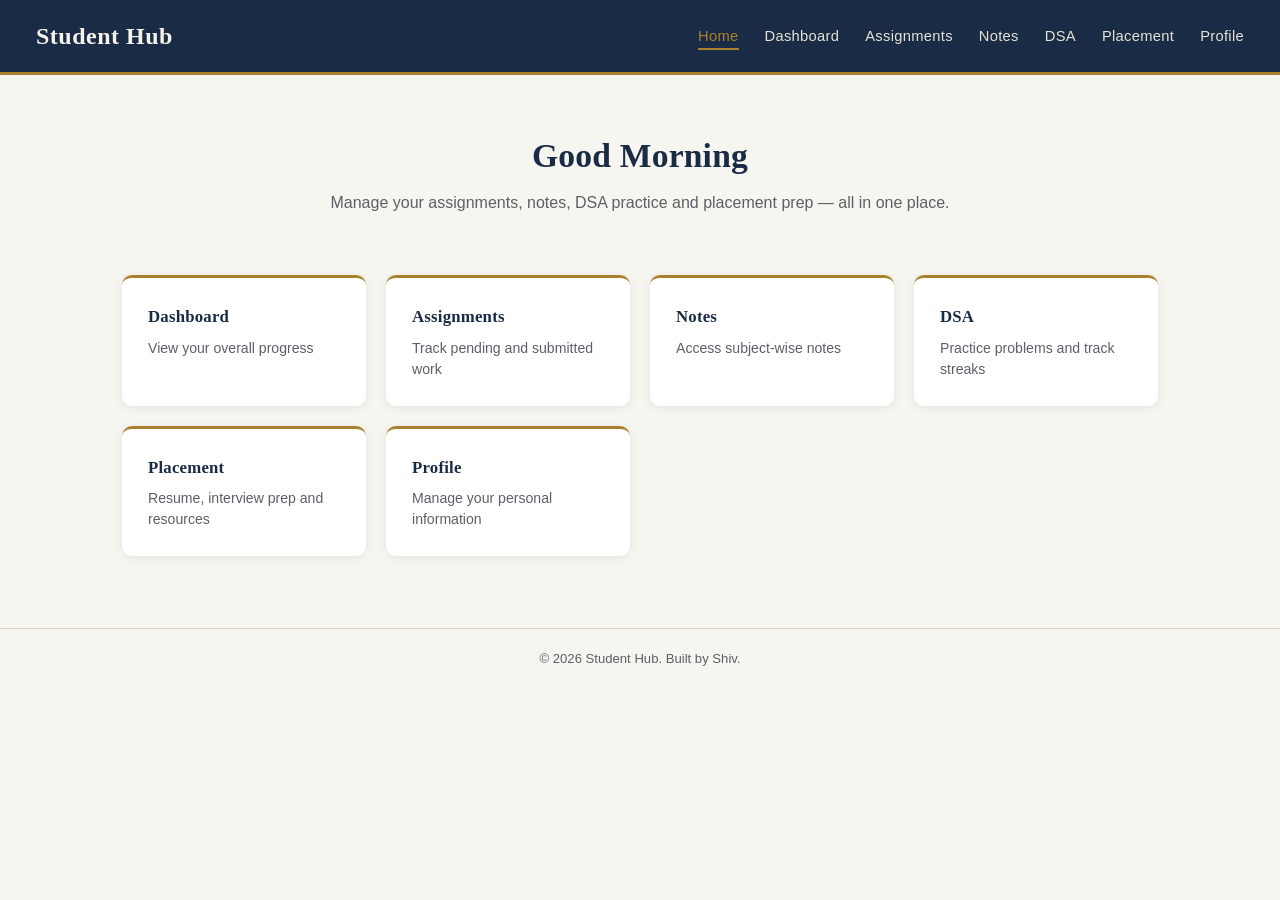
<file: index.html>
<!DOCTYPE html>
<html lang="en">
<head>
  <meta charset="UTF-8">
  <meta name="viewport" content="width=device-width, initial-scale=1.0">
  <title>Student Hub</title>
  <link rel="stylesheet" href="theme.css">
  <link rel="stylesheet" href="style.css">
  <link rel="stylesheet" href="responsive.css">
  <link rel="stylesheet" href="polish.css">
</head>
<body>

  <div id="navbarContainer"></div>

  <main>
    <section class="hero">
      <h2>Welcome Back</h2>
      <p>Manage your assignments, notes, DSA practice and placement prep — all in one place.</p>
    </section>

    <section class="cards">
      <a href="dashboard.html" class="card">
        <h3>Dashboard</h3>
        <p>View your overall progress</p>
      </a>
      <a href="assignment.html" class="card">
        <h3>Assignments</h3>
        <p>Track pending and submitted work</p>
      </a>
      <a href="notes.html" class="card">
        <h3>Notes</h3>
        <p>Access subject-wise notes</p>
      </a>
      <a href="dsa.html" class="card">
        <h3>DSA</h3>
        <p>Practice problems and track streaks</p>
      </a>
      <a href="placement.html" class="card">
        <h3>Placement</h3>
        <p>Resume, interview prep and resources</p>
      </a>
      <a href="profile.html" class="card">
        <h3>Profile</h3>
        <p>Manage your personal information</p>
      </a>
    </section>
  </main>

  <div id="footerContainer"></div>

  <script src="navbar.js"></script>
  <script src="footer.js"></script>
  <script src="script.js"></script>
</body>
</html>
</file>
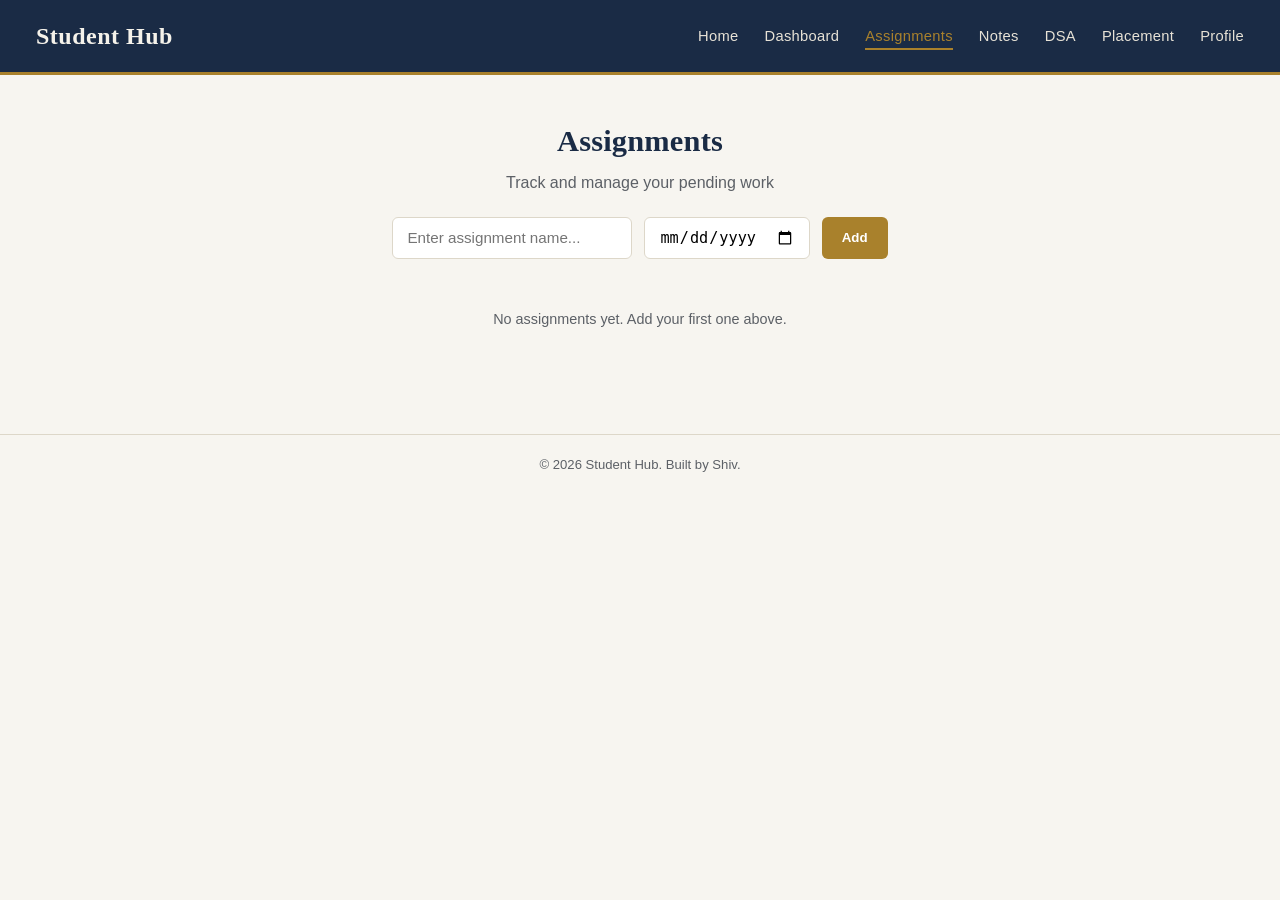
<file: assignment.html>
<!DOCTYPE html>
<html lang="en">
<head>
  <meta charset="UTF-8">
  <meta name="viewport" content="width=device-width, initial-scale=1.0">
  <title>Assignments | Student Hub</title>
  <link rel="stylesheet" href="theme.css">
  <link rel="stylesheet" href="assignment.css">
  <link rel="stylesheet" href="responsive.css">
  <link rel="stylesheet" href="polish.css">
</head>
<body>

  <div id="navbarContainer"></div>

  <main>
    <section class="assignment-header">
      <h2>Assignments</h2>
      <p>Track and manage your pending work</p>
    </section>

    <section class="add-form">
      <input type="text" id="assignmentInput" placeholder="Enter assignment name...">
      <input type="date" id="dueDateInput">
      <button id="addBtn">Add</button>
    </section>

    <section class="assignment-list" id="assignmentList"></section>
  </main>

  <div id="footerContainer"></div>

  <script src="navbar.js"></script>
  <script src="footer.js"></script>
  <script src="assignment.js"></script>
</body>
</html>
</file>
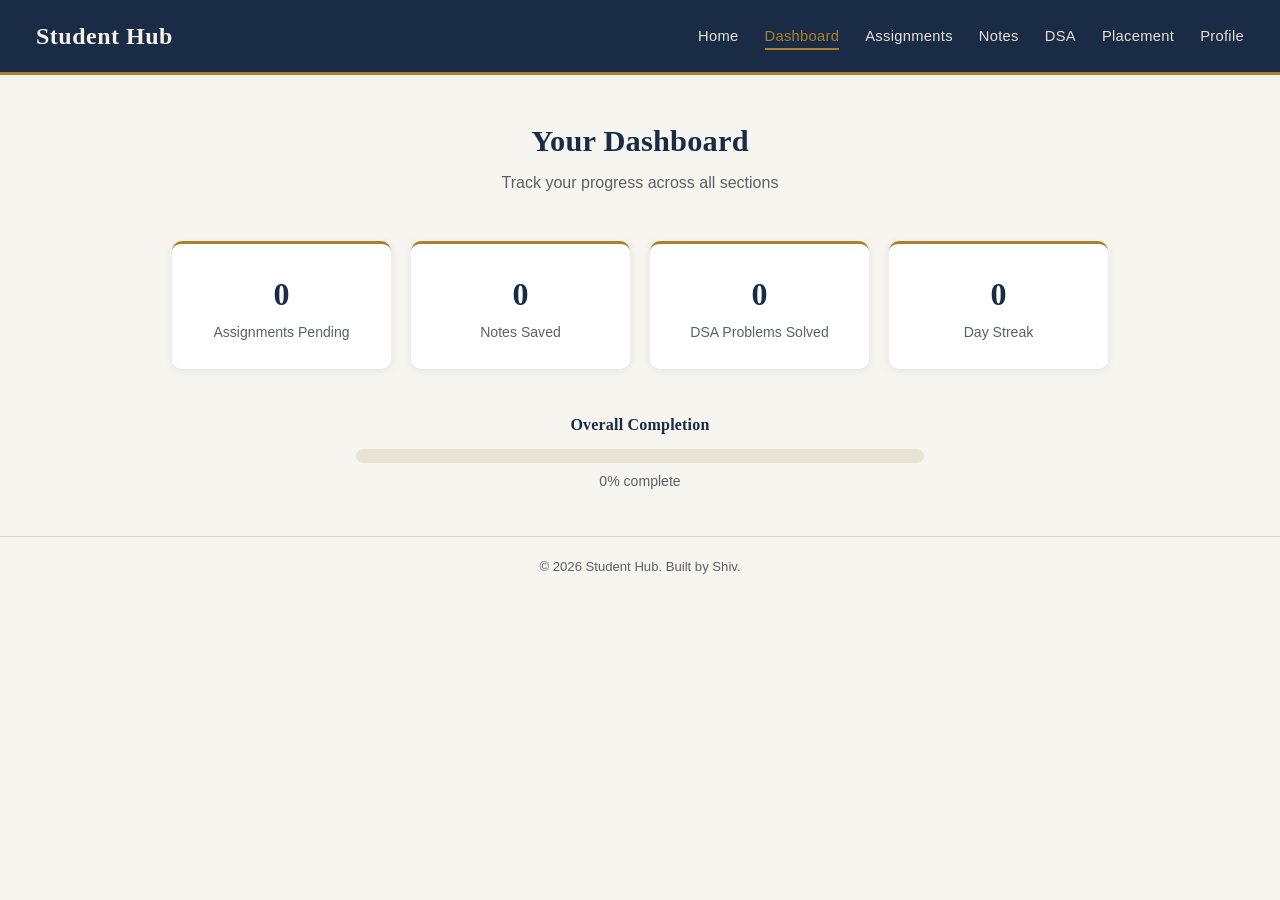
<file: dashboard.html>
<!DOCTYPE html>
<html lang="en">
<head>
  <meta charset="UTF-8">
  <meta name="viewport" content="width=device-width, initial-scale=1.0">
  <title>Dashboard | Student Hub</title>
  <link rel="stylesheet" href="theme.css">
  <link rel="stylesheet" href="dashboard.css">
  <link rel="stylesheet" href="responsive.css">
  <link rel="stylesheet" href="polish.css">
</head>
<body>

  <div id="navbarContainer"></div>

  <main>
    <section class="dashboard-header">
      <h2>Your Dashboard</h2>
      <p>Track your progress across all sections</p>
    </section>

    <section class="stats">
      <div class="stat-card">
        <h3 id="assignmentCount">0</h3>
        <p>Assignments Pending</p>
      </div>
      <div class="stat-card">
        <h3 id="notesCount">0</h3>
        <p>Notes Saved</p>
      </div>
      <div class="stat-card">
        <h3 id="dsaCount">0</h3>
        <p>DSA Problems Solved</p>
      </div>
      <div class="stat-card">
        <h3 id="streakCount">0</h3>
        <p>Day Streak</p>
      </div>
    </section>

    <section class="progress-section">
      <h3>Overall Completion</h3>
      <div class="progress-bar">
        <div class="progress-fill" id="progressFill"></div>
      </div>
      <p id="progressText">0% complete</p>
    </section>
  </main>

  <div id="footerContainer"></div>

  <script src="navbar.js"></script>
  <script src="footer.js"></script>
  <script src="dashboard.js"></script>
</body>
</html>
</file>
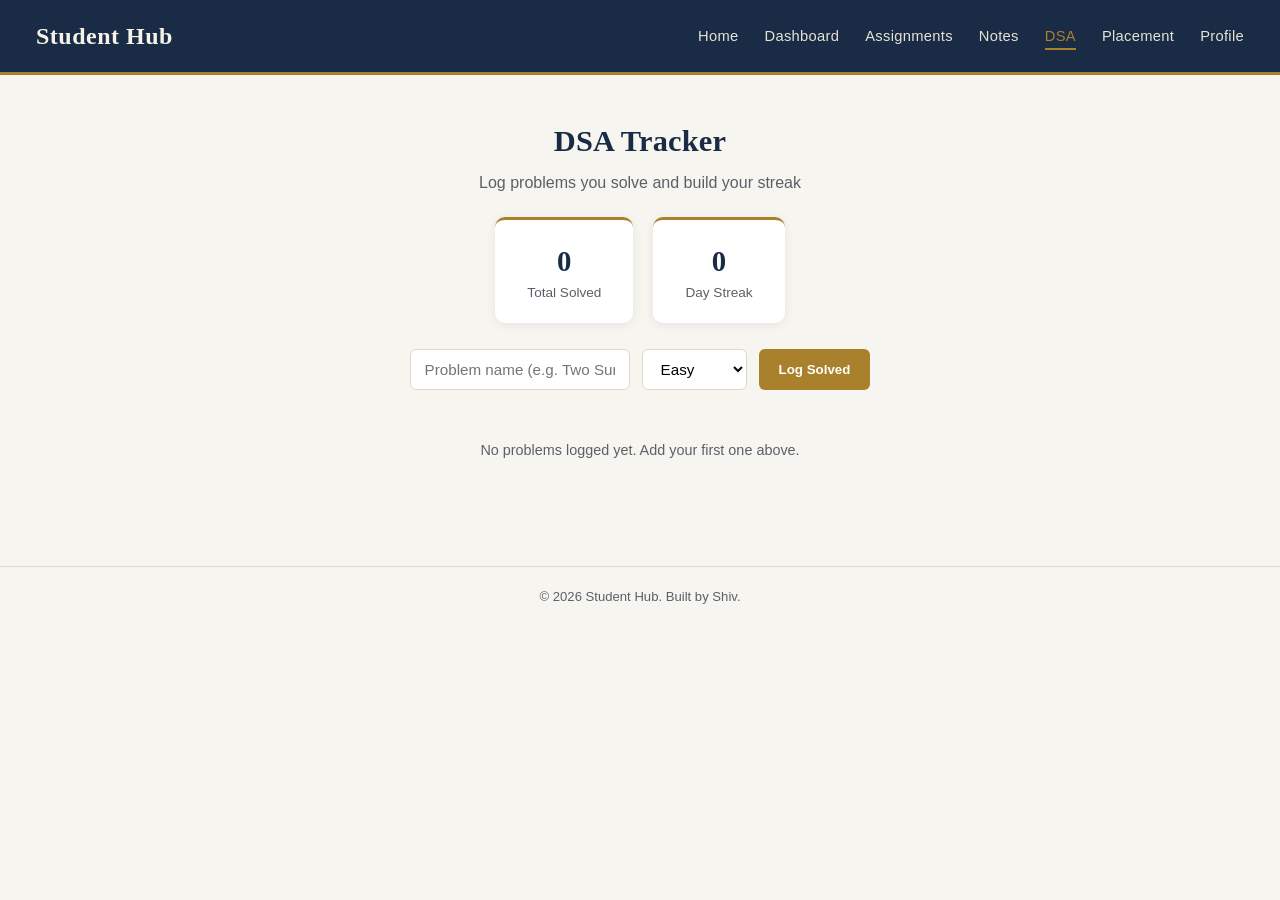
<file: dsa.html>
<!DOCTYPE html>
<html lang="en">
<head>
  <meta charset="UTF-8">
  <meta name="viewport" content="width=device-width, initial-scale=1.0">
  <title>DSA | Student Hub</title>
  <link rel="stylesheet" href="theme.css">
  <link rel="stylesheet" href="dsa.css">
  <link rel="stylesheet" href="responsive.css">
  <link rel="stylesheet" href="polish.css">
</head>
<body>

  <div id="navbarContainer"></div>

  <main>
    <section class="dsa-header">
      <h2>DSA Tracker</h2>
      <p>Log problems you solve and build your streak</p>
    </section>

    <section class="streak-summary">
      <div class="streak-card">
        <h3 id="totalSolved">0</h3>
        <p>Total Solved</p>
      </div>
      <div class="streak-card">
        <h3 id="currentStreak">0</h3>
        <p>Day Streak</p>
      </div>
    </section>

    <section class="add-form">
      <input type="text" id="problemInput" placeholder="Problem name (e.g. Two Sum)...">
      <select id="difficultyInput">
        <option value="Easy">Easy</option>
        <option value="Medium">Medium</option>
        <option value="Hard">Hard</option>
      </select>
      <button id="addBtn">Log Solved</button>
    </section>

    <section class="dsa-list" id="dsaList"></section>
  </main>

  <div id="footerContainer"></div>

  <script src="navbar.js"></script>
  <script src="footer.js"></script>
  <script src="dsa.js"></script>
</body>
</html>
</file>
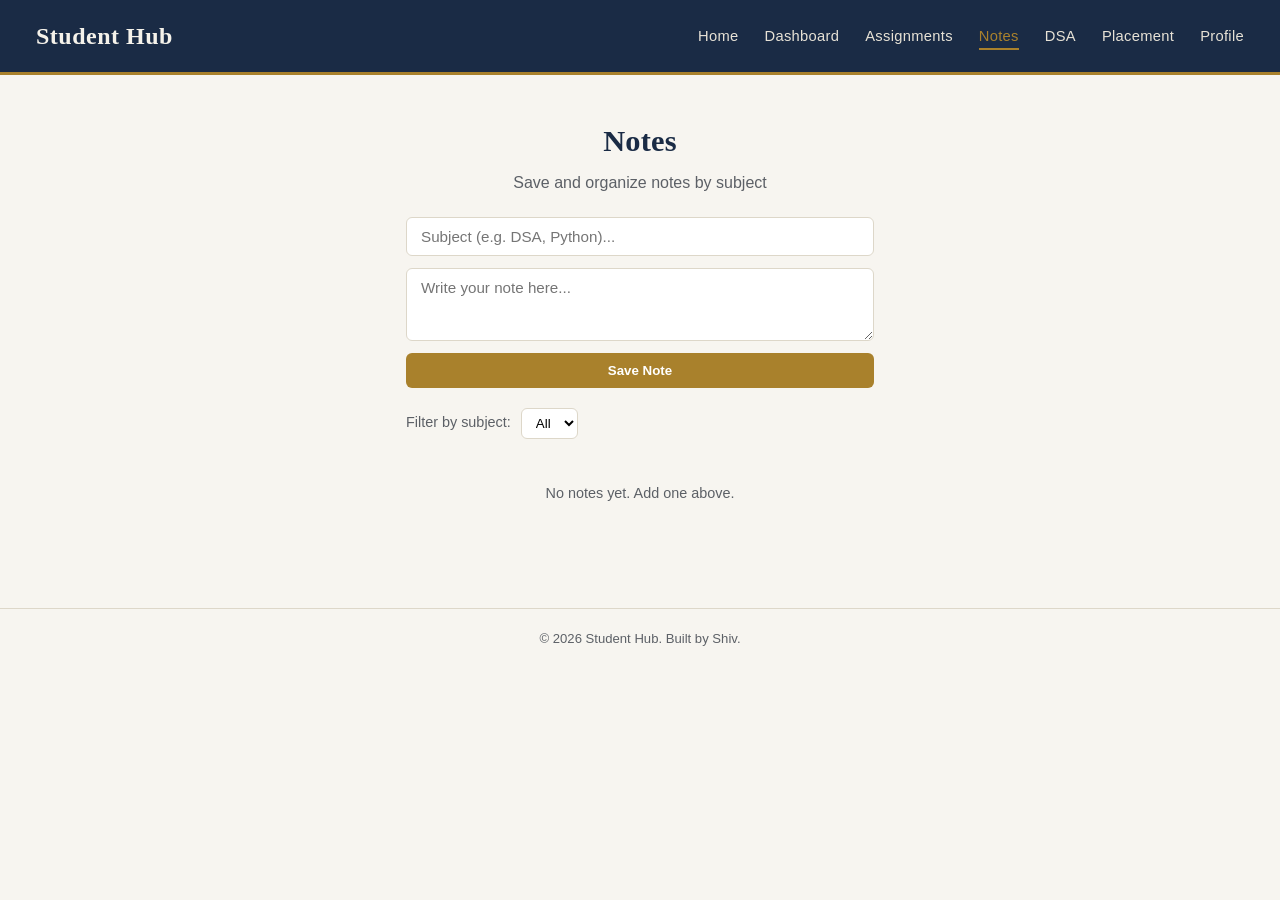
<file: notes.html>
<!DOCTYPE html>
<html lang="en">
<head>
  <meta charset="UTF-8">
  <meta name="viewport" content="width=device-width, initial-scale=1.0">
  <title>Notes | Student Hub</title>
  <link rel="stylesheet" href="theme.css">
  <link rel="stylesheet" href="notes.css">
  <link rel="stylesheet" href="responsive.css">
  <link rel="stylesheet" href="polish.css">
</head>
<body>

  <div id="navbarContainer"></div>

  <main>
    <section class="notes-header">
      <h2>Notes</h2>
      <p>Save and organize notes by subject</p>
    </section>

    <section class="add-form">
      <input type="text" id="subjectInput" placeholder="Subject (e.g. DSA, Python)...">
      <textarea id="noteInput" placeholder="Write your note here..." rows="3"></textarea>
      <button id="addBtn">Save Note</button>
    </section>

    <section class="filter-bar">
      <label for="subjectFilter">Filter by subject:</label>
      <select id="subjectFilter">
        <option value="all">All</option>
      </select>
    </section>

    <section class="notes-list" id="notesList"></section>
  </main>

  <div id="footerContainer"></div>

  <script src="navbar.js"></script>
  <script src="footer.js"></script>
  <script src="notes.js"></script>
</body>
</html>
</file>
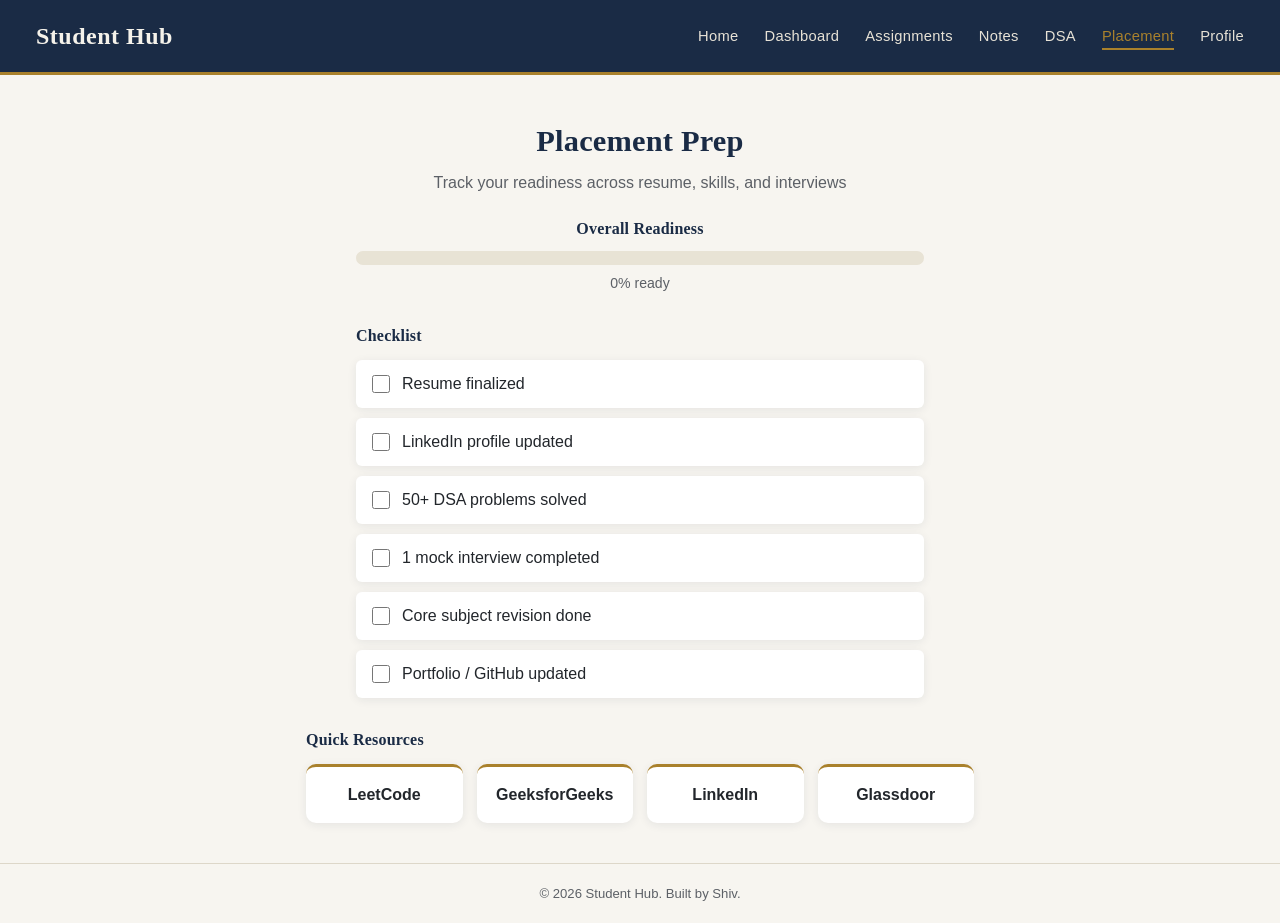
<file: placement.html>
<!DOCTYPE html>
<html lang="en">
<head>
  <meta charset="UTF-8">
  <meta name="viewport" content="width=device-width, initial-scale=1.0">
  <title>Placement | Student Hub</title>
  <link rel="stylesheet" href="theme.css">
  <link rel="stylesheet" href="placement.css">
  <link rel="stylesheet" href="responsive.css">
  <link rel="stylesheet" href="polish.css">
</head>
<body>

  <div id="navbarContainer"></div>

  <main>
    <section class="placement-header">
      <h2>Placement Prep</h2>
      <p>Track your readiness across resume, skills, and interviews</p>
    </section>

    <section class="progress-section">
      <h3>Overall Readiness</h3>
      <div class="progress-bar">
        <div class="progress-fill" id="progressFill"></div>
      </div>
      <p id="progressText">0% ready</p>
    </section>

    <section class="checklist-section">
      <h3>Checklist</h3>
      <div class="checklist" id="checklist"></div>
    </section>

    <section class="resources-section">
      <h3>Quick Resources</h3>
      <div class="resources">
        <a href="https://leetcode.com" target="_blank" class="resource-card">LeetCode</a>
        <a href="https://www.geeksforgeeks.org" target="_blank" class="resource-card">GeeksforGeeks</a>
        <a href="https://www.linkedin.com" target="_blank" class="resource-card">LinkedIn</a>
        <a href="https://www.glassdoor.com" target="_blank" class="resource-card">Glassdoor</a>
      </div>
    </section>
  </main>

  <div id="footerContainer"></div>

  <script src="navbar.js"></script>
  <script src="footer.js"></script>
  <script src="placement.js"></script>
</body>
</html>
</file>
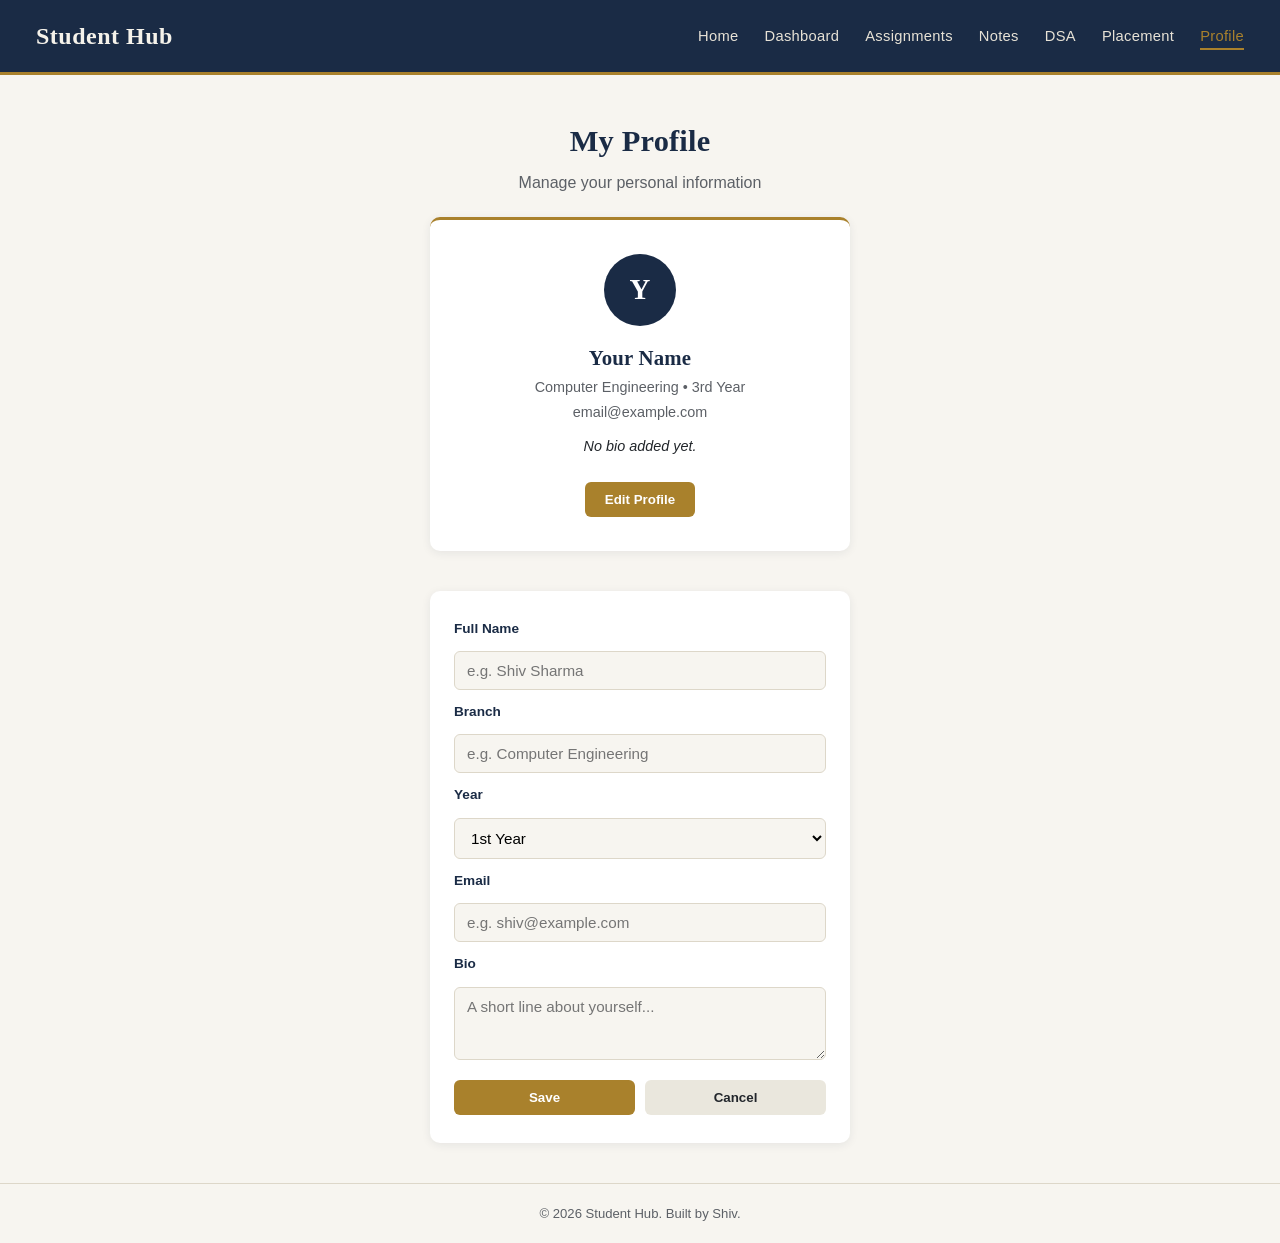
<file: profile.html>
<!DOCTYPE html>
<html lang="en">
<head>
  <meta charset="UTF-8">
  <meta name="viewport" content="width=device-width, initial-scale=1.0">
  <title>Profile | Student Hub</title>
  <link rel="stylesheet" href="theme.css">
  <link rel="stylesheet" href="profile.css">
  <link rel="stylesheet" href="responsive.css">
  <link rel="stylesheet" href="polish.css">
</head>
<body>

  <div id="navbarContainer"></div>

  <main>
    <section class="profile-header">
      <h2>My Profile</h2>
      <p>Manage your personal information</p>
    </section>

    <section class="profile-card" id="profileView">
      <div class="avatar" id="avatarInitial">S</div>
      <h3 id="viewName">Your Name</h3>
      <p id="viewBranch">Branch • Year</p>
      <p id="viewEmail">email@example.com</p>
      <p class="bio" id="viewBio">No bio added yet.</p>
      <button id="editBtn">Edit Profile</button>
    </section>

    <section class="profile-form" id="profileForm" hidden>
      <label for="nameInput">Full Name</label>
      <input type="text" id="nameInput" placeholder="e.g. Shiv Sharma">

      <label for="branchInput">Branch</label>
      <input type="text" id="branchInput" placeholder="e.g. Computer Engineering">

      <label for="yearInput">Year</label>
      <select id="yearInput">
        <option value="1st Year">1st Year</option>
        <option value="2nd Year">2nd Year</option>
        <option value="3rd Year">3rd Year</option>
        <option value="4th Year">4th Year</option>
      </select>

      <label for="emailInput">Email</label>
      <input type="email" id="emailInput" placeholder="e.g. shiv@example.com">

      <label for="bioInput">Bio</label>
      <textarea id="bioInput" rows="3" placeholder="A short line about yourself..."></textarea>

      <div class="form-actions">
        <button id="saveBtn">Save</button>
        <button id="cancelBtn" type="button">Cancel</button>
      </div>
    </section>
  </main>

  <div id="footerContainer"></div>

  <script src="navbar.js"></script>
  <script src="footer.js"></script>
  <script src="profile.js"></script>
</body>
</html>
</file>
<file: theme.css>
:root {
  --color-primary: #1a2b45;
  --color-primary-light: #2c3e5e;
  --color-accent: #a9812c;
  --color-accent-hover: #8c6a22;
  --color-bg: #f7f5f0;
  --color-card: #ffffff;
  --color-text: #22262b;
  --color-text-muted: #5c6066;
  --color-border: #ddd7c9;
  --color-success: #3f6b3f;
  --color-success-bg: #eef3ea;
  --color-warning: #8a6a1f;
  --color-warning-bg: #faf3e2;
  --color-danger: #8c3a35;
  --color-danger-bg: #f7e9e8;
  --font-heading: Georgia, 'Times New Roman', serif;
  --font-body: 'Segoe UI', Arial, Helvetica, sans-serif;
  --radius: 6px;
  --radius-lg: 10px;
  --shadow: 0 2px 10px rgba(26, 43, 69, 0.08);
  --shadow-hover: 0 6px 18px rgba(26, 43, 69, 0.12);
}

* { margin: 0; padding: 0; box-sizing: border-box; }

body {
  font-family: var(--font-body);
  background-color: var(--color-bg);
  color: var(--color-text);
  line-height: 1.5;
}

h1, h2, h3 { font-family: var(--font-heading); font-weight: 700; letter-spacing: 0.2px; }
a { color: inherit; }

.navbar {
  display: flex;
  justify-content: space-between;
  align-items: center;
  background-color: var(--color-primary);
  padding: 18px 36px;
  color: #f5f2ea;
  border-bottom: 3px solid var(--color-accent);
}

.logo { font-family: var(--font-heading); font-size: 1.5rem; letter-spacing: 0.5px; }

.nav-links { list-style: none; display: flex; gap: 26px; flex-wrap: wrap; }

.nav-links a {
  color: #e7e2d6;
  text-decoration: none;
  font-weight: 500;
  font-size: 0.92rem;
  letter-spacing: 0.3px;
  transition: color 0.2s;
  position: relative;
}

.nav-links a:hover { color: var(--color-accent); }
.nav-links a.active { color: var(--color-accent); }
.nav-links a.active::after {
  content: "";
  position: absolute;
  bottom: -6px;
  left: 0;
  width: 100%;
  height: 2px;
  background: var(--color-accent);
}

footer {
  text-align: center;
  padding: 20px;
  color: var(--color-text-muted);
  font-size: 0.82rem;
  border-top: 1px solid var(--color-border);
  margin-top: 40px;
}

button {
  font-family: var(--font-body);
  cursor: pointer;
  transition: transform 0.15s ease, background 0.2s ease, box-shadow 0.2s ease;
}
button:active { transform: scale(0.97); }

input:focus, select:focus, textarea:focus, button:focus-visible {
  outline: 2px solid var(--color-accent);
  outline-offset: 2px;
}

::-webkit-scrollbar { width: 8px; }
::-webkit-scrollbar-track { background: #eee9dd; }
::-webkit-scrollbar-thumb { background: #b8ae95; border-radius: 4px; }
::-webkit-scrollbar-thumb:hover { background: #9c9278; }

body { animation: fadeIn 0.35s ease-in; }
@keyframes fadeIn { from { opacity: 0; } to { opacity: 1; } }
</file>
<file: style.css>
.hero {
  text-align: center;
  padding: 56px 16px 28px;
}
.hero h2 { font-size: 2.1rem; margin-bottom: 10px; color: var(--color-primary); }
.hero p { color: var(--color-text-muted); }

.cards {
  display: grid;
  grid-template-columns: repeat(auto-fit, minmax(220px, 1fr));
  gap: 20px;
  padding: 32px;
  max-width: 1100px;
  margin: 0 auto;
}
.card {
  background: var(--color-card);
  border-radius: var(--radius-lg);
  padding: 26px;
  text-decoration: none;
  color: var(--color-text);
  box-shadow: var(--shadow);
  border-top: 3px solid var(--color-accent);
}
.card h3 { margin-bottom: 8px; font-size: 1.05rem; color: var(--color-primary); }
.card p { font-size: 0.88rem; color: var(--color-text-muted); }
</file>
<file: responsive.css>
@media (max-width: 768px) {
  .navbar { flex-direction: column; gap: 12px; padding: 16px; }
  .nav-links { flex-wrap: wrap; justify-content: center; gap: 14px; font-size: 0.85rem; }
  .hero h2 { font-size: 1.5rem; }
  .cards, .resources, .stats {
    grid-template-columns: repeat(auto-fit, minmax(160px, 1fr));
    padding: 20px;
  }
  .streak-summary { flex-wrap: wrap; }
  .add-form { flex-direction: column; align-items: stretch; }
  .add-form input, .add-form select, .add-form textarea { width: 100%; }
}

@media (max-width: 480px) {
  .logo { font-size: 1.2rem; }
  .nav-links { gap: 10px; font-size: 0.78rem; }
  .dashboard-header h2, .assignment-header h2, .notes-header h2,
  .dsa-header h2, .placement-header h2, .profile-header h2 { font-size: 1.4rem; }
  .stat-card, .streak-card { padding: 14px; }
  .stat-card h3, .streak-card h3 { font-size: 1.4rem; }
  .assignment-item, .dsa-item, .note-card {
    flex-direction: column; align-items: flex-start; gap: 8px;
  }
  .profile-card, .profile-form { max-width: 90%; padding: 20px 16px; }
  .form-actions { flex-direction: column; }
}
</file>
<file: polish.css>
.card, .stat-card, .streak-card, .assignment-item,
.dsa-item, .note-card, .resource-card, .checklist-item {
  transition: transform 0.2s ease, box-shadow 0.2s ease;
}
.card:hover, .resource-card:hover {
  transform: translateY(-4px);
  box-shadow: var(--shadow-hover);
}
.dsa-item:hover { transform: translateX(4px); }
</file>
<file: assignment.css>
.assignment-header { text-align: center; padding: 44px 16px 22px; }
.assignment-header h2 { font-size: 1.9rem; color: var(--color-primary); margin-bottom: 6px; }
.assignment-header p { color: var(--color-text-muted); }

.add-form {
  display: flex; flex-wrap: wrap; gap: 12px;
  justify-content: center; padding: 0 16px 26px;
}
.add-form input {
  padding: 10px 14px; border: 1px solid var(--color-border);
  border-radius: var(--radius); font-size: 0.95rem; background: var(--color-card);
}
.add-form input[type="text"] { width: 240px; }
.add-form button {
  background-color: var(--color-accent); color: #fff; border: none;
  padding: 10px 20px; border-radius: var(--radius); font-weight: 600;
}
.add-form button:hover { background-color: var(--color-accent-hover); }

.assignment-list {
  max-width: 700px; margin: 0 auto; padding: 0 16px 40px;
  display: flex; flex-direction: column; gap: 12px;
}
.assignment-item {
  background: var(--color-card); padding: 16px 20px; border-radius: var(--radius);
  border-left: 4px solid var(--color-accent); box-shadow: var(--shadow);
  display: flex; justify-content: space-between; align-items: center;
}
.assignment-item.completed { border-left-color: var(--color-success); }
.assignment-item.completed .assignment-name { text-decoration: line-through; color: var(--color-text-muted); }
.assignment-info { display: flex; flex-direction: column; }
.assignment-name { font-weight: 600; }
.assignment-due { font-size: 0.85rem; color: var(--color-text-muted); }
.assignment-actions button { border: none; background: none; font-size: 1.1rem; margin-left: 10px; }
.empty-state { text-align: center; color: var(--color-text-muted); padding: 24px; font-size: 0.9rem; }
</file>
<file: dashboard.css>
.dashboard-header { text-align: center; padding: 44px 16px 22px; }
.dashboard-header h2 { font-size: 1.9rem; color: var(--color-primary); margin-bottom: 6px; }
.dashboard-header p { color: var(--color-text-muted); }

.stats {
  display: grid;
  grid-template-columns: repeat(auto-fit, minmax(180px, 1fr));
  gap: 20px;
  padding: 24px 32px;
  max-width: 1000px;
  margin: 0 auto;
}
.stat-card {
  background: var(--color-card);
  border-radius: var(--radius-lg);
  padding: 26px;
  text-align: center;
  box-shadow: var(--shadow);
  border-top: 3px solid var(--color-accent);
}
.stat-card h3 { font-size: 2rem; color: var(--color-primary); margin-bottom: 4px; }
.stat-card p { color: var(--color-text-muted); font-size: 0.88rem; }

.progress-section { max-width: 600px; margin: 20px auto 44px; padding: 0 16px; text-align: center; }
.progress-section h3 { margin-bottom: 12px; font-size: 1rem; color: var(--color-primary); }
.progress-bar {
  width: 100%; height: 14px; background: #e8e3d5;
  border-radius: 8px; overflow: hidden; margin: 10px 0 8px;
}
.progress-fill { height: 100%; background: var(--color-accent); width: 0%; transition: width 0.6s ease; }
#progressText { color: var(--color-text-muted); font-size: 0.88rem; }
</file>
<file: dsa.css>
.dsa-header { text-align: center; padding: 44px 16px 22px; }
.dsa-header h2 { font-size: 1.9rem; color: var(--color-primary); margin-bottom: 6px; }
.dsa-header p { color: var(--color-text-muted); }

.streak-summary { display: flex; justify-content: center; gap: 20px; padding: 0 16px 26px; }
.streak-card {
  background: var(--color-card); border-radius: var(--radius-lg); padding: 20px 32px;
  text-align: center; box-shadow: var(--shadow); border-top: 3px solid var(--color-accent);
}
.streak-card h3 { font-size: 1.8rem; color: var(--color-primary); }
.streak-card p { font-size: 0.85rem; color: var(--color-text-muted); }

.add-form { display: flex; flex-wrap: wrap; gap: 12px; justify-content: center; padding: 0 16px 26px; }
.add-form input, .add-form select {
  padding: 10px 14px; border: 1px solid var(--color-border);
  border-radius: var(--radius); font-size: 0.95rem; background: var(--color-card);
}
.add-form button {
  background-color: var(--color-accent); color: #fff; border: none;
  padding: 10px 20px; border-radius: var(--radius); font-weight: 600;
}
.add-form button:hover { background-color: var(--color-accent-hover); }

.dsa-list { max-width: 700px; margin: 0 auto; padding: 0 16px 40px; display: flex; flex-direction: column; gap: 12px; }
.dsa-item {
  background: var(--color-card); padding: 14px 20px; border-radius: var(--radius);
  border-left: 4px solid var(--color-border); box-shadow: var(--shadow);
  display: flex; justify-content: space-between; align-items: center;
}
.dsa-item.Easy { border-left-color: var(--color-success); background: var(--color-success-bg); }
.dsa-item.Medium { border-left-color: var(--color-warning); background: var(--color-warning-bg); }
.dsa-item.Hard { border-left-color: var(--color-danger); background: var(--color-danger-bg); }
.dsa-info { display: flex; flex-direction: column; }
.dsa-name { font-weight: 600; }
.dsa-date { font-size: 0.8rem; color: var(--color-text-muted); }
.difficulty-badge { font-size: 0.72rem; font-weight: 700; padding: 4px 10px; border-radius: 12px; color: #fff; }
.difficulty-badge.Easy { background: var(--color-success); }
.difficulty-badge.Medium { background: var(--color-warning); }
.difficulty-badge.Hard { background: var(--color-danger); }
.dsa-delete { border: none; background: none; font-size: 1rem; margin-left: 10px; }
.empty-state { text-align: center; color: var(--color-text-muted); padding: 24px; font-size: 0.9rem; }
</file>
<file: notes.css>
.notes-header { text-align: center; padding: 44px 16px 22px; }
.notes-header h2 { font-size: 1.9rem; color: var(--color-primary); margin-bottom: 6px; }
.notes-header p { color: var(--color-text-muted); }

.add-form {
  display: flex; flex-direction: column; gap: 12px;
  max-width: 500px; margin: 0 auto; padding: 0 16px 20px;
}
.add-form input, .add-form textarea {
  padding: 10px 14px; border: 1px solid var(--color-border);
  border-radius: var(--radius); font-size: 0.95rem; font-family: inherit;
  resize: vertical; background: var(--color-card);
}
.add-form button {
  background-color: var(--color-accent); color: #fff; border: none;
  padding: 10px 20px; border-radius: var(--radius); font-weight: 600;
}
.add-form button:hover { background-color: var(--color-accent-hover); }

.filter-bar {
  max-width: 500px; margin: 0 auto; padding: 0 16px 20px;
  display: flex; align-items: center; gap: 10px;
  font-size: 0.9rem; color: var(--color-text-muted);
}
.filter-bar select { padding: 6px 10px; border-radius: var(--radius); border: 1px solid var(--color-border); background: var(--color-card); }

.notes-list {
  max-width: 700px; margin: 0 auto; padding: 0 16px 40px;
  display: grid; grid-template-columns: repeat(auto-fit, minmax(220px, 1fr)); gap: 16px;
}
.note-card {
  background: var(--color-card); padding: 16px 20px; border-radius: var(--radius);
  box-shadow: var(--shadow); border-top: 3px solid var(--color-accent); position: relative;
}
.note-subject {
  display: inline-block; background: var(--color-warning-bg); color: var(--color-warning);
  font-size: 0.72rem; font-weight: 600; padding: 3px 10px; border-radius: 12px; margin-bottom: 8px;
}
.note-text { font-size: 0.9rem; color: var(--color-text); white-space: pre-wrap; }
.note-delete { position: absolute; top: 12px; right: 12px; border: none; background: none; font-size: 1rem; }
.empty-state { text-align: center; color: var(--color-text-muted); padding: 24px; font-size: 0.9rem; grid-column: 1 / -1; }
</file>
<file: placement.css>
.placement-header { text-align: center; padding: 44px 16px 22px; }
.placement-header h2 { font-size: 1.9rem; color: var(--color-primary); margin-bottom: 6px; }
.placement-header p { color: var(--color-text-muted); }

.progress-section { max-width: 600px; margin: 0 auto 30px; padding: 0 16px; text-align: center; }
.progress-section h3 { margin-bottom: 10px; font-size: 1rem; color: var(--color-primary); }
.progress-bar { width: 100%; height: 14px; background: #e8e3d5; border-radius: 8px; overflow: hidden; margin-bottom: 8px; }
.progress-fill { height: 100%; background: var(--color-accent); width: 0%; transition: width 0.5s ease; }
#progressText { color: var(--color-text-muted); font-size: 0.88rem; }

.checklist-section { max-width: 600px; margin: 0 auto 30px; padding: 0 16px; }
.checklist-section h3 { margin-bottom: 12px; font-size: 1rem; color: var(--color-primary); }
.checklist { display: flex; flex-direction: column; gap: 10px; }
.checklist-item {
  background: var(--color-card); padding: 12px 16px; border-radius: var(--radius);
  box-shadow: var(--shadow); display: flex; align-items: center; gap: 12px; cursor: pointer;
}
.checklist-item input { width: 18px; height: 18px; }
.checklist-item.checked span { text-decoration: line-through; color: var(--color-text-muted); }

.resources-section { max-width: 700px; margin: 0 auto 40px; padding: 0 16px; }
.resources-section h3 { margin-bottom: 12px; font-size: 1rem; color: var(--color-primary); }
.resources { display: grid; grid-template-columns: repeat(auto-fit, minmax(140px, 1fr)); gap: 14px; }
.resource-card {
  background: var(--color-card); padding: 16px; border-radius: var(--radius-lg);
  text-align: center; text-decoration: none; color: var(--color-text);
  font-weight: 600; box-shadow: var(--shadow); border-top: 3px solid var(--color-accent);
}
</file>
<file: profile.css>
.profile-header { text-align: center; padding: 44px 16px 22px; }
.profile-header h2 { font-size: 1.9rem; color: var(--color-primary); margin-bottom: 6px; }
.profile-header p { color: var(--color-text-muted); }

.profile-card {
  max-width: 420px; margin: 0 auto 40px; background: var(--color-card);
  border-radius: var(--radius-lg); padding: 34px 24px; text-align: center;
  box-shadow: var(--shadow); border-top: 3px solid var(--color-accent);
}
.avatar {
  width: 72px; height: 72px; border-radius: 50%; background: var(--color-primary);
  color: #fff; font-family: var(--font-heading); font-size: 1.8rem; font-weight: 700;
  display: flex; align-items: center; justify-content: center; margin: 0 auto 16px;
}
.profile-card h3 { font-size: 1.3rem; margin-bottom: 4px; color: var(--color-primary); }
.profile-card p { color: var(--color-text-muted); font-size: 0.9rem; margin-bottom: 4px; }
.profile-card .bio { margin-top: 12px; color: var(--color-text); font-style: italic; }
.profile-card button {
  margin-top: 20px; background-color: var(--color-accent); color: #fff; border: none;
  padding: 10px 20px; border-radius: var(--radius); font-weight: 600;
}
.profile-card button:hover { background-color: var(--color-accent-hover); }

.profile-form {
  max-width: 420px; margin: 0 auto 40px; background: var(--color-card);
  border-radius: var(--radius-lg); padding: 28px 24px; box-shadow: var(--shadow);
  display: flex; flex-direction: column; gap: 12px;
}
.profile-form label { font-size: 0.85rem; font-weight: 600; color: var(--color-primary); }
.profile-form input, .profile-form select, .profile-form textarea {
  padding: 10px 12px; border: 1px solid var(--color-border); border-radius: var(--radius);
  font-size: 0.95rem; font-family: inherit; resize: vertical; background: var(--color-bg);
}
.form-actions { display: flex; gap: 10px; margin-top: 8px; }
.form-actions button { flex: 1; padding: 10px; border-radius: var(--radius); border: none; font-weight: 600; }
#saveBtn { background-color: var(--color-accent); color: #fff; }
#saveBtn:hover { background-color: var(--color-accent-hover); }
#cancelBtn { background-color: #eae7dd; color: var(--color-text); }
#cancelBtn:hover { background-color: #ddd7c9; }
</file>
